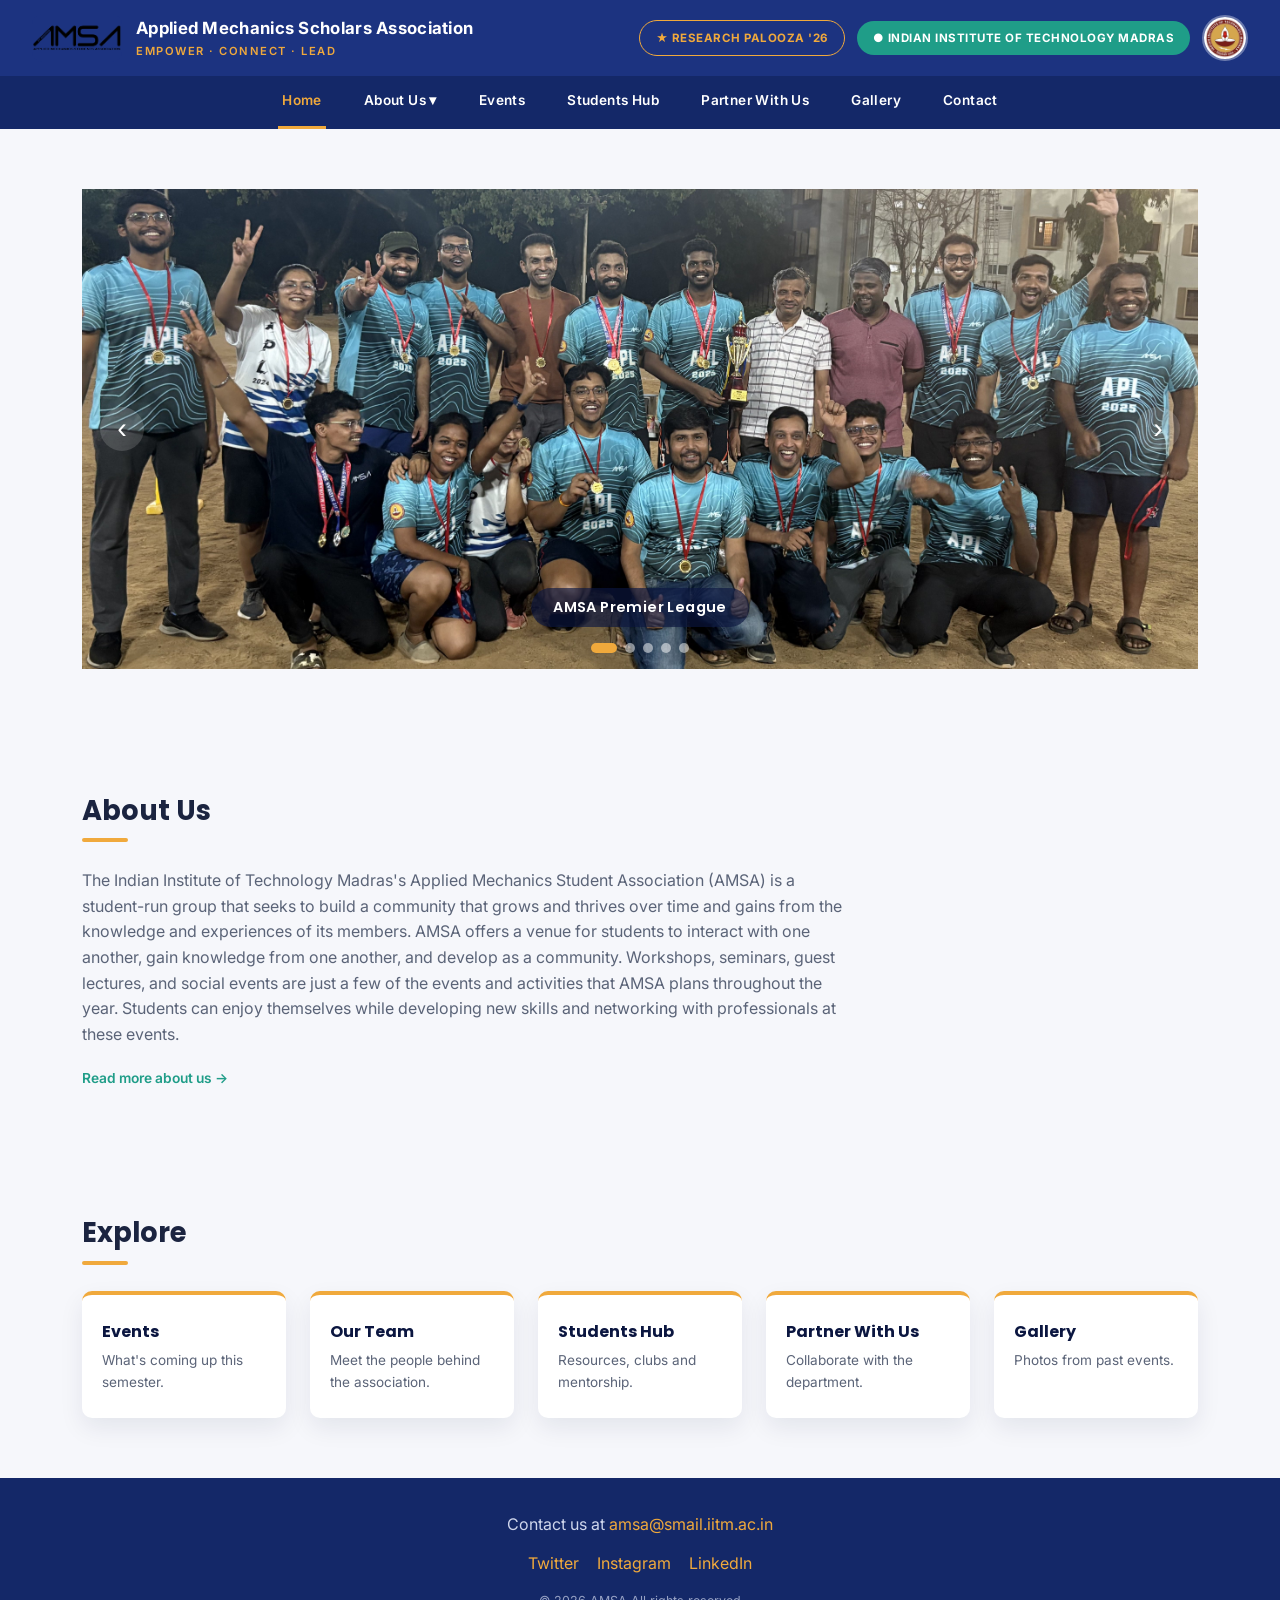
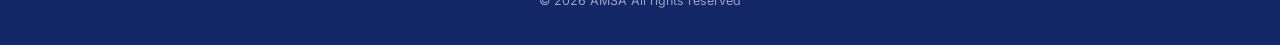
<file: index.html>
<!DOCTYPE html>
<html lang="en">
<head>
<meta charset="UTF-8">
<meta name="viewport" content="width=device-width, initial-scale=1.0">
<title>Home | AMSA</title>
<link rel="preconnect" href="https://fonts.googleapis.com">
<link href="https://fonts.googleapis.com/css2?family=Poppins:wght@500;600;700;800&family=Inter:wght@400;500;600&display=swap" rel="stylesheet">
<link rel="stylesheet" href="style.css">
</head>
<body>

<!-- ============ HEADER : utility bar + nav ============ -->
<header class="site-header">
  <div class="topbar">
    <a href="index.html" class="brand">
      <span class="brand-logo"><img src="images/amsa.jpeg" alt="Department logo"></span>
      <span class="brand-text">
        <strong>Applied Mechanics Scholars Association</strong>
        <small>EMPOWER &middot; CONNECT &middot; LEAD</small>
      </span>
    </a>
    <div class="topbar-right">
      <a href="#" class="pill pill-outline">&#9733; RESEARCH PALOOZA '26</a>
      <a href="https://www.iitm.ac.in/" class="pill pill-solid">&#9679; INDIAN INSTITUTE OF TECHNOLOGY MADRAS</a>
      <a href="https://www.iitm.ac.in"><span class="univ-logo"><img src="images/iitmlogo.jpeg" alt="University logo"></span></a>
    </div>
    <button class="nav-toggle" id="navToggle" aria-label="Toggle menu">&#9776;</button>
  </div>

  <nav class="navbar" id="navbar">
    <ul>
      <li><a href="index.html" class="active">Home</a></li>
      <li class="has-dropdown">
        <a href="about.html" >About Us <span class="caret">&#9662;</span></a>
        <ul class="dropdown">
          <li><a href="about.html#vision">Our Vision</a></li>
          <li><a href="team.html">Our Team</a></li>
          <!-- <li><a href="about.html#history">History</a></li> -->
        </ul>
      </li>
      <li><a href="events.html">Events</a></li>
      <li><a href="students-hub.html">Students Hub</a></li>
      <li><a href="partner.html">Partner With Us</a></li>
      <li><a href="gallery.html">Gallery</a></li>
      <li><a href="contact.html">Contact</a></li>
    </ul>
  </nav>
</header>

<!-- ============ HERO SLIDESHOW ============ -->
<section class="hero">
  <div class="slideshow" id="slideshow">
    <div class="slide active">
      <!-- TODO: replace with your image -->
      <img src="images/APL.jpg" alt="Slide 1">
      <p class="slide-caption">AMSA Premier League</p>
    </div>
    <div class="slide">
      <img src="images/palooza.jpg" alt="Slide 2">
      <p class="slide-caption">AMSA Research Palooza </p>
    </div>
    <div class="slide">
      <img src="images/isro.jpg" alt="Slide 3">
      <p class="slide-caption">ISRO Visit</p>
    </div>
    <div class="slide">
      <img src="images/ashok.jpg" alt="Slide 4">
      <p class="slide-caption">Ashok Leyland Visit</p>
    </div>
    <div class="slide">
      <img src="images/guidance.jpg" alt="Slide 5">
      <p class="slide-caption">Guidance Talk</p>
    </div>

    <button class="slide-arrow prev" id="prevSlide" aria-label="Previous slide">&#8249;</button>
    <button class="slide-arrow next" id="nextSlide" aria-label="Next slide">&#8250;</button>
    <div class="slide-dots" id="slideDots"></div>
  </div>
</section>

<!-- ============ ABOUT TEASER ============ -->
<section class="about">
  <h2>About Us</h2>
  <p>The Indian Institute of Technology Madras's Applied Mechanics Student Association (AMSA) is a student-run group that seeks to build a community that grows and thrives over time and gains from the knowledge and experiences of its members. AMSA offers a venue for students to interact with one another, gain knowledge from one another, and develop as a community.

Workshops, seminars, guest lectures, and social events are just a few of the events and activities that AMSA plans throughout the year. Students can enjoy themselves while developing new skills and networking with professionals at these events.</p>
  <a href="about.html" class="card-link">Read more about us &rarr;</a>
</section>

<!-- ============ QUICK LINKS TO OTHER PAGES ============ -->
<section class="quick-links">
  <h2>Explore</h2>
  <div class="card-grid quicklink-grid">
    <a href="events.html" class="quicklink-card">
      <h3>Events</h3>
      <p>What's coming up this semester.</p>
    </a>
    <a href="team.html" class="quicklink-card">
      <h3>Our Team</h3>
      <p>Meet the people behind the association.</p>
    </a>
    <a href="students-hub.html" class="quicklink-card">
      <h3>Students Hub</h3>
      <p>Resources, clubs and mentorship.</p>
    </a>
    <a href="partner.html" class="quicklink-card">
      <h3>Partner With Us</h3>
      <p>Collaborate with the department.</p>
    </a>
    <a href="gallery.html" class="quicklink-card">
      <h3>Gallery</h3>
      <p>Photos from past events.</p>
    </a>
  </div>
</section>

<!-- ============ FOOTER ============ -->
<footer>
  <p>Contact us at <a href="mailto:amsa@smail.iitm.ac.in">amsa@smail.iitm.ac.in</a></p>
  <div class="socials">
    <a href="#" target="_blank" rel="noopener">Twitter</a>
    <a href="#" target="_blank" rel="noopener">Instagram</a>
    <a href="#" target="_blank" rel="noopener">LinkedIn</a>
  </div>
  <p class="copyright">&copy; 2026 AMSA All rights reserved</p>
</footer>


<script src="script.js"></script>
</body>
</html>
</file>
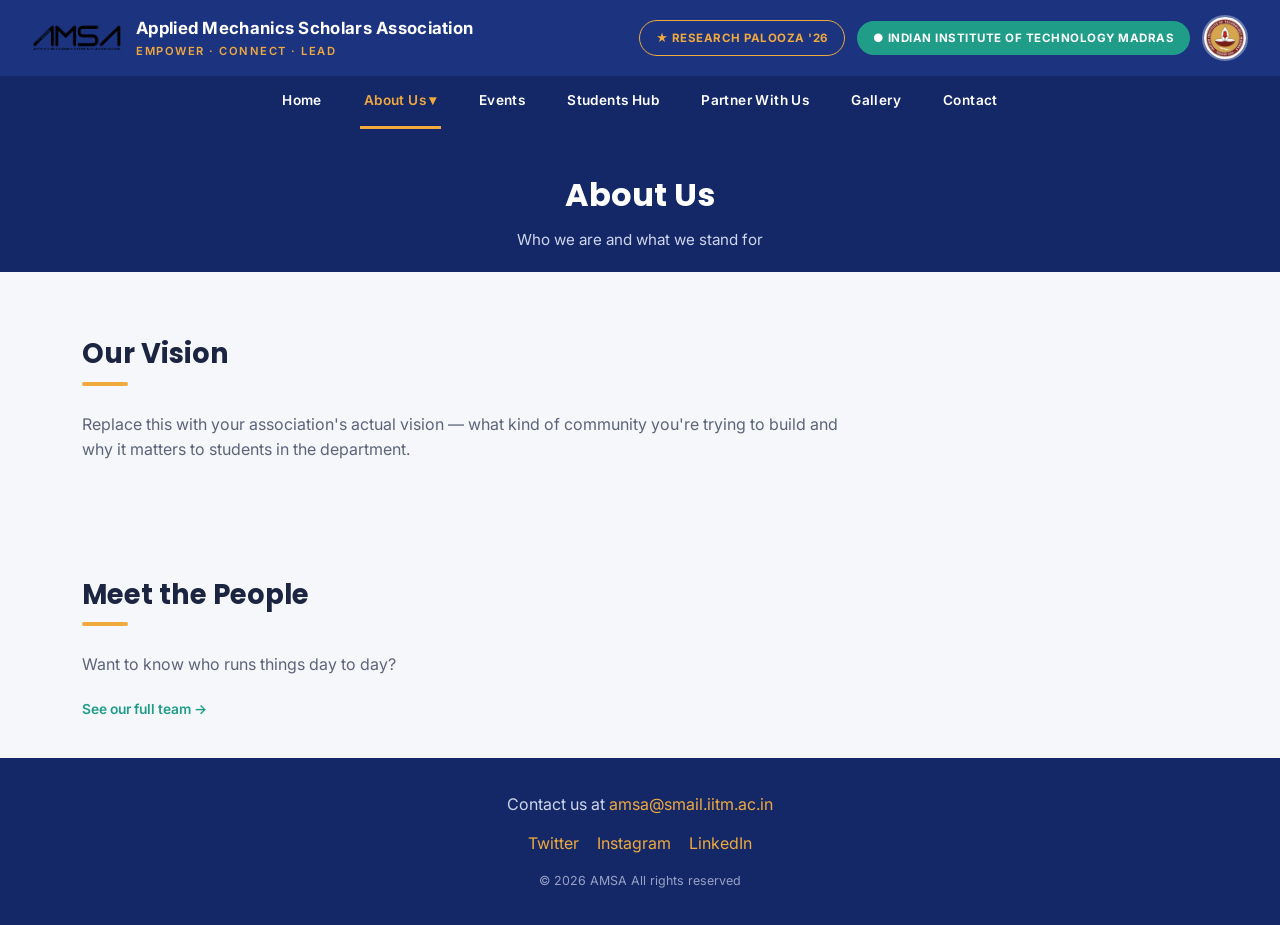
<file: about.html>
<!DOCTYPE html>
<html lang="en">
<head>
<meta charset="UTF-8">
<meta name="viewport" content="width=device-width, initial-scale=1.0">
<title>About Us | AMSA</title>
<link rel="preconnect" href="https://fonts.googleapis.com">
<link href="https://fonts.googleapis.com/css2?family=Poppins:wght@500;600;700;800&family=Inter:wght@400;500;600&display=swap" rel="stylesheet">
<link rel="stylesheet" href="style.css">
</head>
<body>

<header class="site-header">
  <div class="topbar">
    <a href="index.html" class="brand">
      <span class="brand-logo"><img src="images/amsa.jpeg" alt="Department logo"></span>
      <span class="brand-text">
        <strong>Applied Mechanics Scholars Association</strong>
        <small>EMPOWER &middot; CONNECT &middot; LEAD</small>
      </span>
    </a>
    <div class="topbar-right">
      <a href="#" class="pill pill-outline">&#9733; RESEARCH PALOOZA '26</a>
      <a href="https://www.iitm.ac.in/" class="pill pill-solid">&#9679; INDIAN INSTITUTE OF TECHNOLOGY MADRAS</a>
      <a href="https://www.iitm.ac.in"><span class="univ-logo"><img src="images/iitmlogo.jpeg" alt="University logo"></span></a>
    </div>
    <button class="nav-toggle" id="navToggle" aria-label="Toggle menu">&#9776;</button>
  </div>

  <nav class="navbar" id="navbar">
    <ul>
      <li><a href="index.html">Home</a></li>
      <li class="has-dropdown">
        <a href="about.html" class="active">About Us <span class="caret">&#9662;</span></a>
        <ul class="dropdown">
          <li><a href="about.html#vision">Our Vision</a></li>
          <li><a href="team.html">Our Team</a></li>
          <!-- <li><a href="about.html#history">History</a></li> -->
        </ul>
      </li>
      <li><a href="events.html">Events</a></li>
      <li><a href="students-hub.html">Students Hub</a></li>
      <li><a href="partner.html">Partner With Us</a></li>
      <li><a href="gallery.html">Gallery</a></li>
      <li><a href="contact.html">Contact</a></li>
    </ul>
  </nav>
</header>

<div class="page-banner">
  <h1>About Us</h1>
  <p>Who we are and what we stand for</p>
</div>

<section class="about-page" id="vision">
  <h2>Our Vision</h2>
  <p>Replace this with your association's actual vision — what kind of community you're trying to build and why it matters to students in the department.</p>
</section>

<!-- <section class="about-page" id="history">
  <h2>History</h2>
  <p>Replace this with a short history of the association — when it started and how it has grown. Keep it to a couple of lines.</p>
</section> -->

<section class="about-page">
  <h2>Meet the People</h2>
  <p>Want to know who runs things day to day?</p>
  <a href="team.html" class="card-link">See our full team &rarr;</a>
</section>

<footer>
  <p>Contact us at <a href="mailto:amsa@smail.iitm.ac.in">amsa@smail.iitm.ac.in</a></p>
  <div class="socials">
    <a href="#" target="_blank" rel="noopener">Twitter</a>
    <a href="#" target="_blank" rel="noopener">Instagram</a>
    <a href="#" target="_blank" rel="noopener">LinkedIn</a>
  </div>
  <p class="copyright">&copy; 2026 AMSA All rights reserved</p>
</footer>

<script src="script.js"></script>
</body>
</html>
</file>
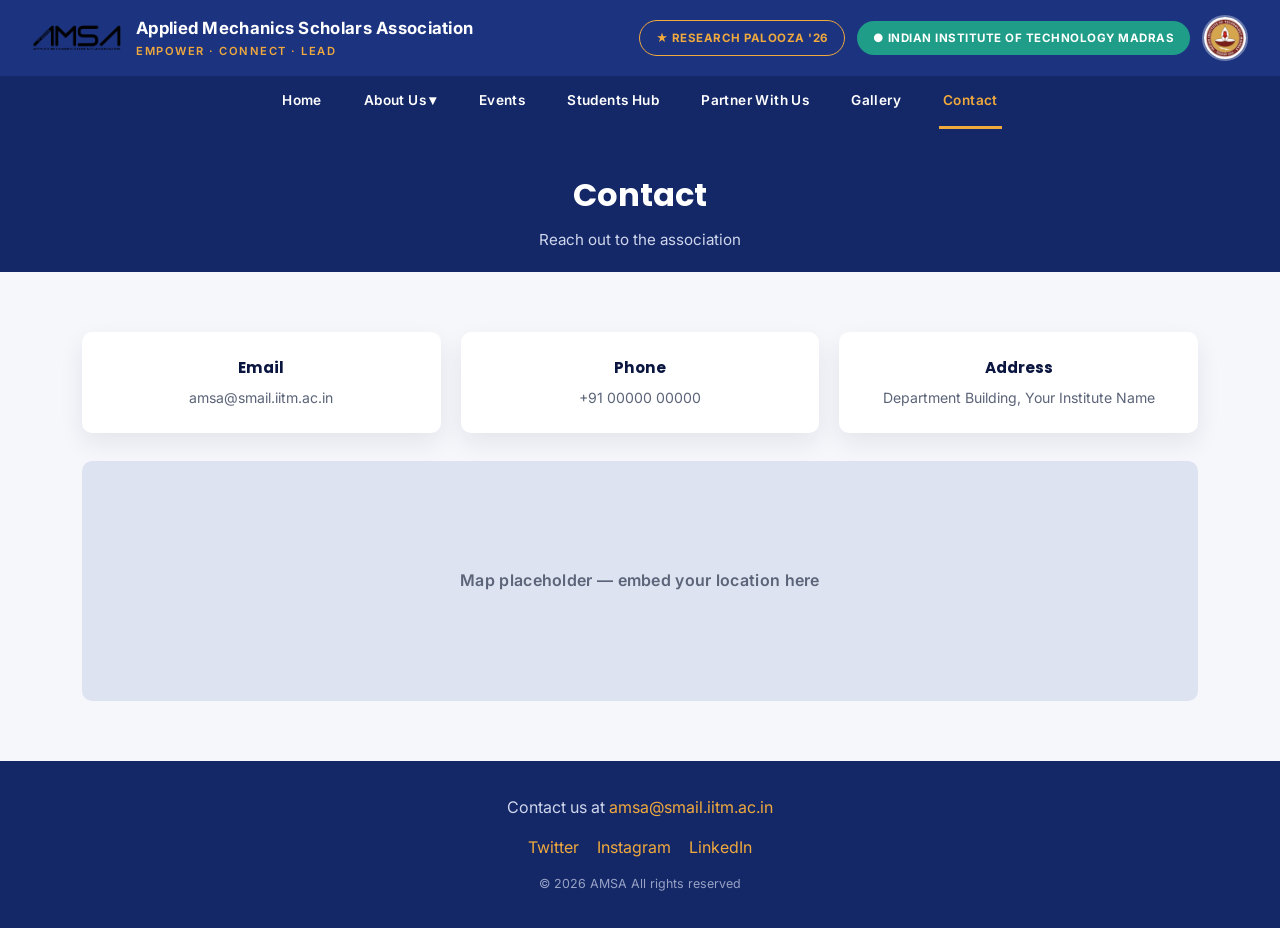
<file: contact.html>
<!DOCTYPE html>
<html lang="en">
<head>
<meta charset="UTF-8">
<meta name="viewport" content="width=device-width, initial-scale=1.0">
<title>Contact | AMSA</title>
<link rel="preconnect" href="https://fonts.googleapis.com">
<link href="https://fonts.googleapis.com/css2?family=Poppins:wght@500;600;700;800&family=Inter:wght@400;500;600&display=swap" rel="stylesheet">
<link rel="stylesheet" href="style.css">
</head>
<body>

<header class="site-header">
    <div class="topbar">
    <a href="index.html" class="brand">
      <span class="brand-logo"><img src="images/amsa.jpeg" alt="Department logo"></span>
      <span class="brand-text">
        <strong>Applied Mechanics Scholars Association</strong>
        <small>EMPOWER &middot; CONNECT &middot; LEAD</small>
      </span>
    </a>
    <div class="topbar-right">
      <a href="#" class="pill pill-outline">&#9733; RESEARCH PALOOZA '26</a>
      <a href="https://www.iitm.ac.in/" class="pill pill-solid">&#9679; INDIAN INSTITUTE OF TECHNOLOGY MADRAS</a>
      <a href="https://www.iitm.ac.in"><span class="univ-logo"><img src="images/iitmlogo.jpeg" alt="University logo"></span></a>
    </div>
    <button class="nav-toggle" id="navToggle" aria-label="Toggle menu">&#9776;</button>
  </div>

  <nav class="navbar" id="navbar">
    <ul>
      <li><a href="index.html">Home</a></li>
      <li class="has-dropdown">
        <a href="about.html">About Us <span class="caret">&#9662;</span></a>
        <ul class="dropdown">
          <li><a href="about.html#vision">Our Vision</a></li>
          <li><a href="team.html">Our Team</a></li>
          <!-- <li><a href="about.html#history">History</a></li> -->
        </ul>
      </li>
      <li><a href="events.html">Events</a></li>
      <li><a href="students-hub.html">Students Hub</a></li>
      <li><a href="partner.html">Partner With Us</a></li>
      <li><a href="gallery.html">Gallery</a></li>
      <li><a href="contact.html" class="active">Contact</a></li>
    </ul>
  </nav>
</header>

<div class="page-banner">
  <h1>Contact</h1>
  <p>Reach out to the association</p>
</div>

<section class="contact-page">
  <div class="contact-grid">
    <div class="contact-card">
      <h3>Email</h3>
      <p><a href="mailto:amsa@smail.iitm.ac.in">amsa@smail.iitm.ac.in</a></p>
    </div>
    <div class="contact-card">
      <h3>Phone</h3>
      <p>+91 00000 00000</p>
    </div>
    <div class="contact-card">
      <h3>Address</h3>
      <p>Department Building, Your Institute Name</p>
    </div>
  </div>
  <div class="map-placeholder">Map placeholder — embed your location here</div>
</section>

<footer>
  <p>Contact us at <a href="mailto:amsa@smail.iitm.ac.in">amsa@smail.iitm.ac.in</a></p>
  <div class="socials">
    <a href="#" target="_blank" rel="noopener">Twitter</a>
    <a href="#" target="_blank" rel="noopener">Instagram</a>
    <a href="#" target="_blank" rel="noopener">LinkedIn</a>
  </div>
  <p class="copyright">&copy; 2026 AMSA All rights reserved</p>
</footer>

<script src="script.js"></script>
</body>
</html>
</file>
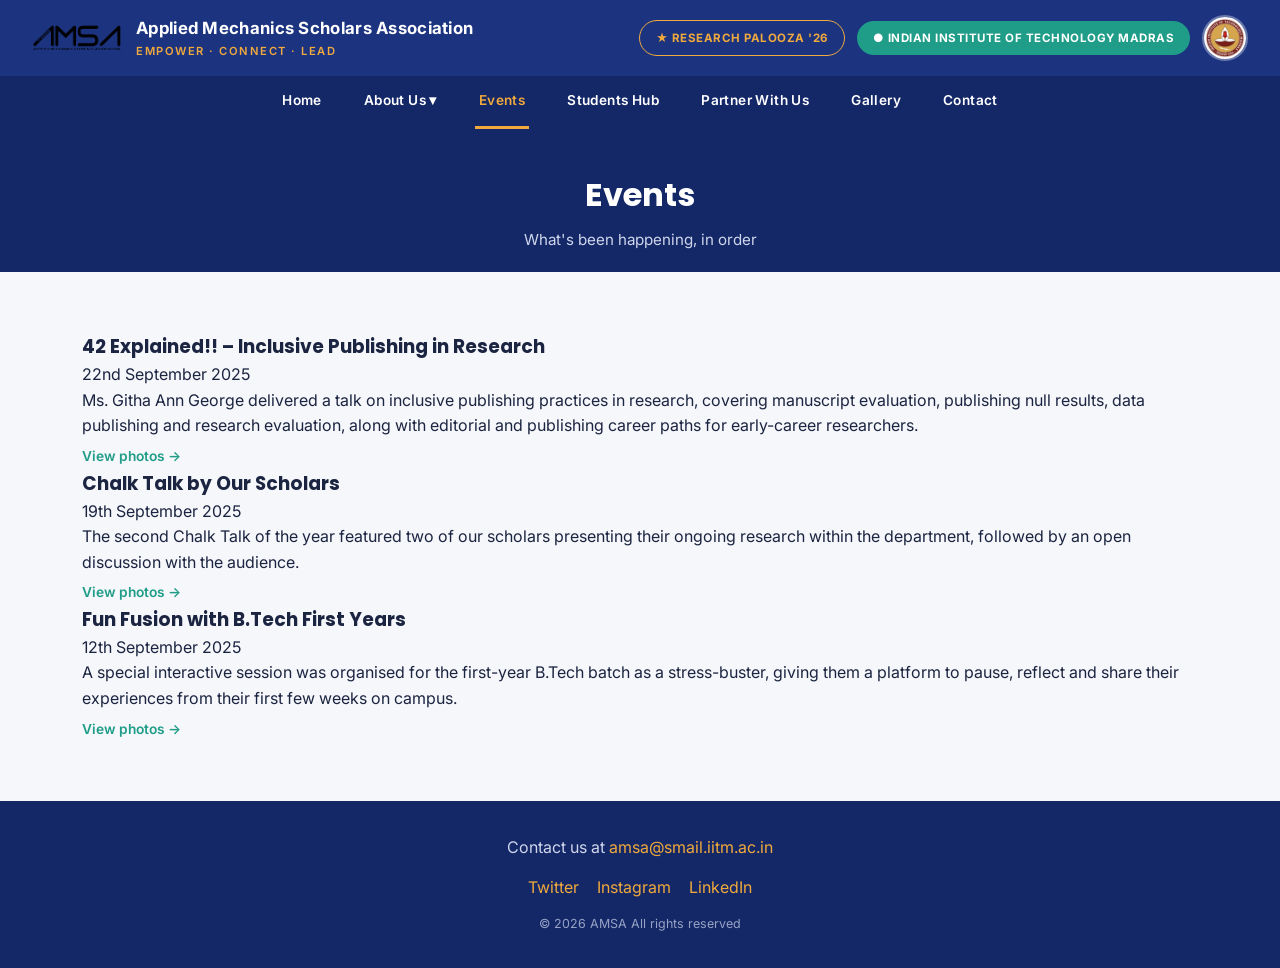
<file: events.html>
<!DOCTYPE html>
<html lang="en">
<head>
<meta charset="UTF-8">
<meta name="viewport" content="width=device-width, initial-scale=1.0">
<title>Events | AMSA</title>
<link rel="preconnect" href="https://fonts.googleapis.com">
<link href="https://fonts.googleapis.com/css2?family=Poppins:wght@500;600;700;800&family=Inter:wght@400;500;600&display=swap" rel="stylesheet">
<link rel="stylesheet" href="style.css">
</head>
<body>

<header class="site-header">
  <div class="topbar">
    <a href="index.html" class="brand">
      <span class="brand-logo"><img src="images/amsa.jpeg" alt="Department logo"></span>
      <span class="brand-text">
        <strong>Applied Mechanics Scholars Association</strong>
        <small>EMPOWER &middot; CONNECT &middot; LEAD</small>
      </span>
    </a>
    <div class="topbar-right">
      <a href="#" class="pill pill-outline">&#9733; RESEARCH PALOOZA '26</a>
      <a href="https://www.iitm.ac.in/" class="pill pill-solid">&#9679; INDIAN INSTITUTE OF TECHNOLOGY MADRAS</a>
      <a href="https://www.iitm.ac.in"><span class="univ-logo"><img src="images/iitmlogo.jpeg" alt="University logo"></span></a>
    </div>
    <button class="nav-toggle" id="navToggle" aria-label="Toggle menu">&#9776;</button>
  </div>

  <nav class="navbar" id="navbar">
    <ul>
      <li><a href="index.html" >Home</a></li>
      <li class="has-dropdown">
        <a href="about.html" >About Us <span class="caret">&#9662;</span></a>
        <ul class="dropdown">
          <li><a href="about.html#vision">Our Vision</a></li>
          <li><a href="team.html">Our Team</a></li>
          <!-- <li><a href="about.html#history">History</a></li> -->
        </ul>
      </li>
      <li><a href="events.html" class="active">Events</a></li>
      <li><a href="students-hub.html">Students Hub</a></li>
      <li><a href="partner.html">Partner With Us</a></li>
      <li><a href="gallery.html">Gallery</a></li>
      <li><a href="contact.html">Contact</a></li>
    </ul>
  </nav>
</header>

<div class="page-banner">
  <h1>Events</h1>
  <p>What's been happening, in order</p>
</div>

<!--
  To add a new event: copy one ".timeline-item" block (from the opening
  <div class="timeline-item"> to its closing </div>), paste it either at
  the top (most recent) or bottom (oldest) of the list, and edit the
  title, date and description. The line and dot draw themselves
  automatically — no CSS changes needed.

  The "View photos" link points to an id on gallery.html — give the
  matching photo group on that page the same id so the link jumps
  straight to it.
-->
<section class="events">
  <div class="timeline">

    <div class="timeline-item">
      <span class="timeline-dot"></span>
      <div class="timeline-content">
        <h3>42 Explained!! &ndash; Inclusive Publishing in Research</h3>
        <span class="timeline-date">22nd September 2025</span>
        <p>Ms. Githa Ann George delivered a talk on inclusive publishing practices in research, covering manuscript evaluation, publishing null results, data publishing and research evaluation, along with editorial and publishing career paths for early-career researchers.</p>
        <a href="gallery.html#event-42-explained" class="card-link">View photos &rarr;</a>
      </div>
    </div>

    <div class="timeline-item">
      <span class="timeline-dot"></span>
      <div class="timeline-content">
        <h3>Chalk Talk by Our Scholars</h3>
        <span class="timeline-date">19th September 2025</span>
        <p>The second Chalk Talk of the year featured two of our scholars presenting their ongoing research within the department, followed by an open discussion with the audience.</p>
        <a href="gallery.html#event-chalk-talk" class="card-link">View photos &rarr;</a>
      </div>
    </div>

    <div class="timeline-item">
      <span class="timeline-dot"></span>
      <div class="timeline-content">
        <h3>Fun Fusion with B.Tech First Years</h3>
        <span class="timeline-date">12th September 2025</span>
        <p>A special interactive session was organised for the first-year B.Tech batch as a stress-buster, giving them a platform to pause, reflect and share their experiences from their first few weeks on campus.</p>
        <a href="gallery.html#event-fun-fusion" class="card-link">View photos &rarr;</a>
      </div>
    </div>

  </div>
</section>

<footer>
  <p>Contact us at <a href="mailto:amsa@smail.iitm.ac.in">amsa@smail.iitm.ac.in</a></p>
  <div class="socials">
    <a href="#" target="_blank" rel="noopener">Twitter</a>
    <a href="#" target="_blank" rel="noopener">Instagram</a>
    <a href="#" target="_blank" rel="noopener">LinkedIn</a>
  </div>
  <p class="copyright">&copy; 2026 AMSA All rights reserved</p>
</footer>
<script src="script.js"></script>
</body>
</html>
</file>
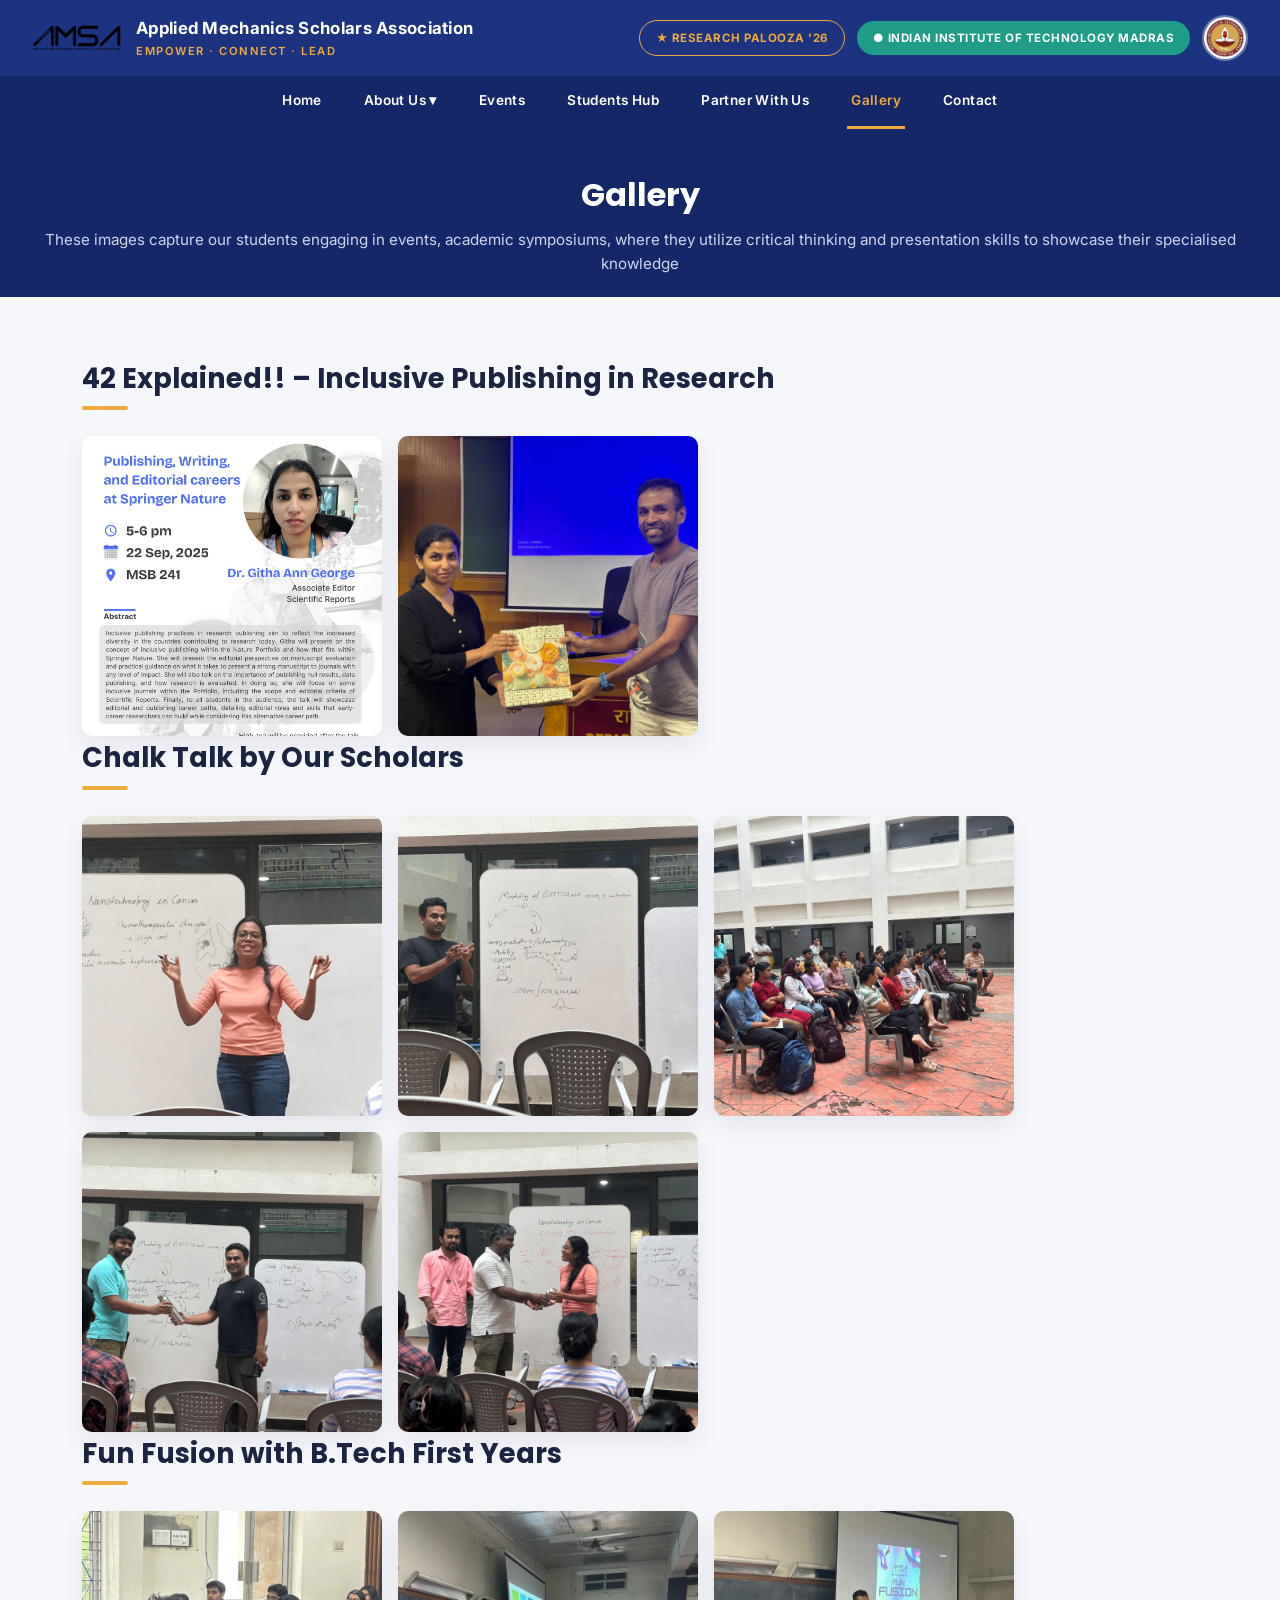
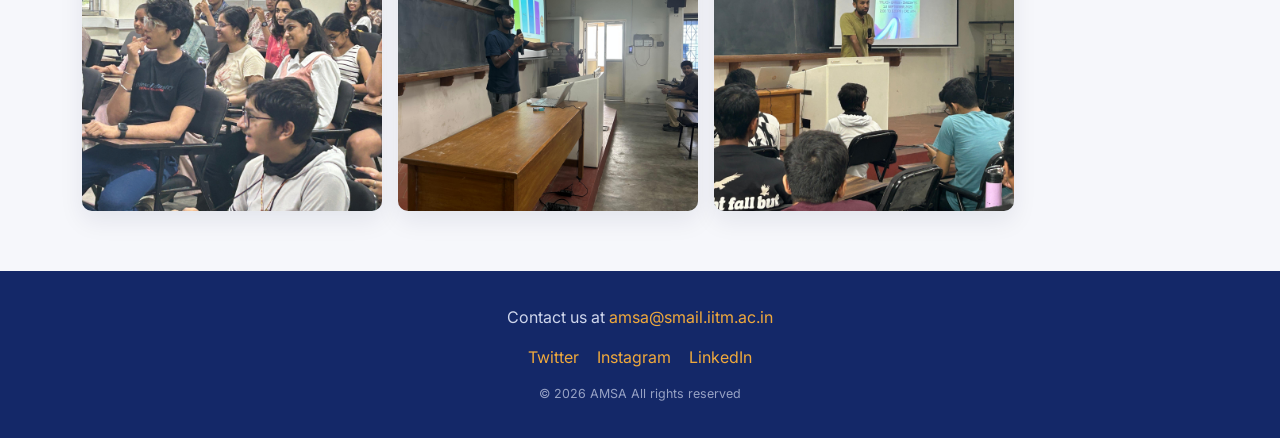
<file: gallery.html>
<!DOCTYPE html>
<html lang="en">
<head>
<meta charset="UTF-8">
<meta name="viewport" content="width=device-width, initial-scale=1.0">
<title>Gallery | AMSA</title>
<link rel="preconnect" href="https://fonts.googleapis.com">
<link href="https://fonts.googleapis.com/css2?family=Poppins:wght@500;600;700;800&family=Inter:wght@400;500;600&display=swap" rel="stylesheet">
<link rel="stylesheet" href="style.css">
</head>
<body>

<header class="site-header">
  <div class="topbar">
    <a href="index.html" class="brand">
      <span class="brand-logo"><img src="images/amsa.jpeg" alt="Department logo"></span>
      <span class="brand-text">
        <strong>Applied Mechanics Scholars Association</strong>
        <small>EMPOWER &middot; CONNECT &middot; LEAD</small>
      </span>
    </a>
    <div class="topbar-right">
      <a href="#" class="pill pill-outline">&#9733; RESEARCH PALOOZA '26</a>
      <a href="https://www.iitm.ac.in/" class="pill pill-solid">&#9679; INDIAN INSTITUTE OF TECHNOLOGY MADRAS</a>
      <a href="https://www.iitm.ac.in"><span class="univ-logo"><img src="images/iitmlogo.jpeg" alt="University logo"></span></a>
    </div>
    <button class="nav-toggle" id="navToggle" aria-label="Toggle menu">&#9776;</button>
  </div>

  <nav class="navbar" id="navbar">
    <ul>
      <li><a href="index.html" >Home</a></li>
      <li class="has-dropdown">
        <a href="about.html" >About Us <span class="caret">&#9662;</span></a>
        <ul class="dropdown">
          <li><a href="about.html#vision">Our Vision</a></li>
          <li><a href="team.html">Our Team</a></li>
          <!-- <li><a href="about.html#history">History</a></li> -->
        </ul>
      </li>
      <li><a href="events.html">Events</a></li>
      <li><a href="students-hub.html">Students Hub</a></li>
      <li><a href="partner.html">Partner With Us</a></li>
      <li><a href="gallery.html" class="active">Gallery</a></li>
      <li><a href="contact.html">Contact</a></li>
    </ul>
  </nav>
</header>

<div class="page-banner">
  <h1>Gallery</h1>
  <p>These images capture our students engaging in events, academic symposiums, where they utilize critical thinking and presentation skills to showcase their specialised knowledge</p>
</div>

<!--
  To add a new event's photos: copy one whole ".gallery-group" block
  (from <div class="gallery-group" ...> to its closing </div>), paste it
  in, change the id/heading, and add/remove ".gallery-item" links inside
  — the grid reflows on its own.

  Each photo is wrapped in a link pointing at its own image, with
  target="_blank", so clicking it opens that photo by itself in a new
  tab at full size.
-->
<section class="gallery">

  <div class="gallery-group" id="event-42-explained">
    <h2>42 Explained!! &ndash; Inclusive Publishing in Research</h2>
    <div class="gallery-grid">
      <a class="gallery-item" href="images/42_explained_Githa_Ann/Inclusive Publishing in Research_01.jpg" target="_blank" rel="noopener">
        <img src="images/42_explained_Githa_Ann/Inclusive Publishing in Research_01.jpg" alt="42 Explained event poster" >
      </a>
      <a class="gallery-item" href="images/42_explained_Githa_Ann/Inclusive Publishing in Research_02.jpg" target="_blank" rel="noopener">
        <img src="images/42_explained_Githa_Ann/Inclusive Publishing in Research_02.jpg" alt="42 Explained event photo"  >
      </a>
    </div>
  </div>

  <div class="gallery-group" id="event-chalk-talk">
    <h2>Chalk Talk by Our Scholars</h2>
    <div class="gallery-grid">
      <a class="gallery-item" href="images/Chalk Talk by Our Scholars/IMG_01.jpg" target="_blank" rel="noopener">
        <img src="images/Chalk Talk by Our Scholars/IMG_01.jpg" alt="Chalk Talk photo 1">
      </a>
      <a class="gallery-item" href="images/Chalk Talk by Our Scholars/IMG_02.jpg" target="_blank" rel="noopener">
        <img src="images/Chalk Talk by Our Scholars/IMG_02.jpg" alt="Chalk Talk photo 2">
      </a>
      <a class="gallery-item" href="images/Chalk Talk by Our Scholars/IMG_03.jpg" target="_blank" rel="noopener">
        <img src="images/Chalk Talk by Our Scholars/IMG_03.jpg" alt="Chalk Talk photo 3">
      </a>
      <a class="gallery-item" href="images/Chalk Talk by Our Scholars/IMG_04.jpg" target="_blank" rel="noopener">
        <img src="images/Chalk Talk by Our Scholars/IMG_04.jpg" alt="Chalk Talk photo 4">
      </a>
      <a class="gallery-item" href="images/Chalk Talk by Our Scholars/IMG_05.jpg" target="_blank" rel="noopener">
        <img src="images/Chalk Talk by Our Scholars/IMG_05.jpg" alt="Chalk Talk photo 5">
      </a>
    </div>
  </div>

  <div class="gallery-group" id="event-fun-fusion">
    <h2>Fun Fusion with B.Tech First Years</h2>
    <div class="gallery-grid">
      <a class="gallery-item" href="images/Fun Fusion/IMG_(1).jpg" target="_blank" rel="noopener">
        <img src="images/Fun Fusion/IMG_(1).jpg" alt="Fun Fusion photo 1">
      </a>
      <a class="gallery-item" href="images/Fun Fusion/IMG_(2).jpg" target="_blank" rel="noopener">
        <img src="images/Fun Fusion/IMG_(2).jpg" alt="Fun Fusion photo 2">
      </a>
      <a class="gallery-item" href="images/Fun Fusion/IMG_(3).jpg" target="_blank" rel="noopener">
        <img src="images/Fun Fusion/IMG_(3).jpg" alt="Fun Fusion photo 3">
      </a>
    </div>
  </div>

</section>

<footer>
  <p>Contact us at <a href="mailto:amsa@smail.iitm.ac.in">amsa@smail.iitm.ac.in</a></p>
  <div class="socials">
    <a href="#" target="_blank" rel="noopener">Twitter</a>
    <a href="#" target="_blank" rel="noopener">Instagram</a>
    <a href="#" target="_blank" rel="noopener">LinkedIn</a>
  </div>
  <p class="copyright">&copy; 2026 AMSA All rights reserved</p>
</footer>

<script src="script.js"></script>
</body>
</html>
</file>
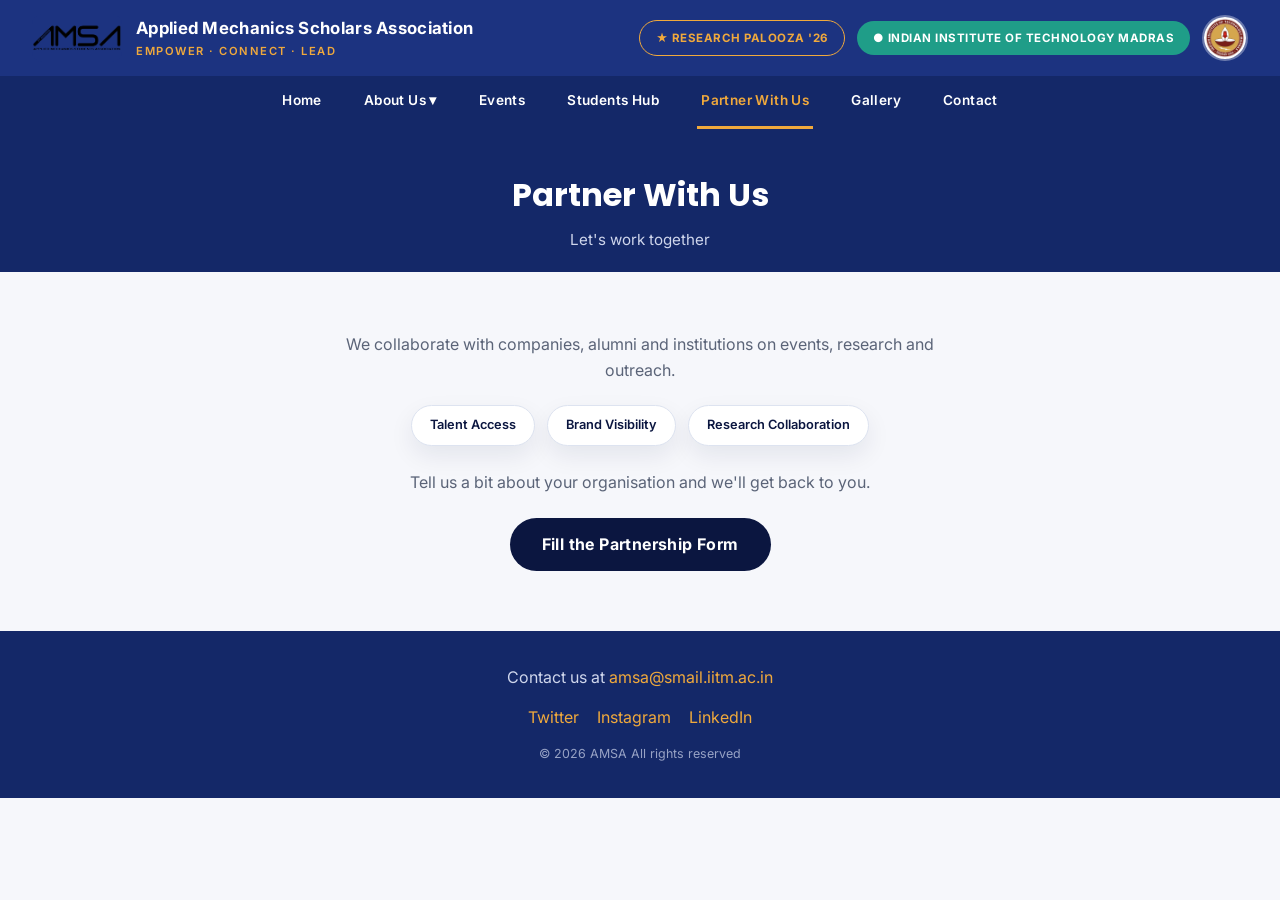
<file: partner.html>
<!DOCTYPE html>
<html lang="en">
<head>
<meta charset="UTF-8">
<meta name="viewport" content="width=device-width, initial-scale=1.0">
<title>Partner With Us | AMSA</title>
<link rel="preconnect" href="https://fonts.googleapis.com">
<link href="https://fonts.googleapis.com/css2?family=Poppins:wght@500;600;700;800&family=Inter:wght@400;500;600&display=swap" rel="stylesheet">
<link rel="stylesheet" href="style.css">
</head>
<body>

<header class="site-header">
 <div class="topbar">
    <a href="index.html" class="brand">
      <span class="brand-logo"><img src="images/amsa.jpeg" alt="Department logo"></span>
      <span class="brand-text">
        <strong>Applied Mechanics Scholars Association</strong>
        <small>EMPOWER &middot; CONNECT &middot; LEAD</small>
      </span>
    </a>
    <div class="topbar-right">
      <a href="#" class="pill pill-outline">&#9733; RESEARCH PALOOZA '26</a>
      <a href="https://www.iitm.ac.in/" class="pill pill-solid">&#9679; INDIAN INSTITUTE OF TECHNOLOGY MADRAS</a>
      <a href="https://www.iitm.ac.in"><span class="univ-logo"><img src="images/iitmlogo.jpeg" alt="University logo"></span></a>
    </div>
    <button class="nav-toggle" id="navToggle" aria-label="Toggle menu">&#9776;</button>
  </div>

  <nav class="navbar" id="navbar">
    <ul>
      <li><a href="index.html">Home</a></li>
      <li class="has-dropdown">
        <a href="about.html">About Us <span class="caret">&#9662;</span></a>
        <ul class="dropdown">
          <li><a href="about.html#vision">Our Vision</a></li>
          <li><a href="team.html">Our Team</a></li>
          <!-- <li><a href="about.html#history">History</a></li> -->
        </ul>
      </li>
      <li><a href="events.html">Events</a></li>
      <li><a href="students-hub.html">Students Hub</a></li>
      <li><a href="partner.html" class="active">Partner With Us</a></li>
      <li><a href="gallery.html">Gallery</a></li>
      <li><a href="contact.html">Contact</a></li>
    </ul>
  </nav>
</header>

<div class="page-banner">
  <h1>Partner With Us</h1>
  <p>Let's work together</p>
</div>

<section class="partner">
  <p>We collaborate with companies, alumni and institutions on events, research and outreach.</p>

  <div class="benefit-grid">
    <span class="benefit-chip">Talent Access</span>
    <span class="benefit-chip">Brand Visibility</span>
    <span class="benefit-chip">Research Collaboration</span>
  </div>

  <p>Tell us a bit about your organisation and we'll get back to you.</p>
  <!-- TODO: replace this href with your actual Google Form link -->
  <a href="https://forms.gle/REPLACE-WITH-YOUR-FORM-LINK" target="_blank" rel="noopener" class="form-btn">Fill the Partnership Form</a>
</section>

<footer>
  <p>Contact us at <a href="mailto:amsa@smail.iitm.ac.in">amsa@smail.iitm.ac.in</a></p>
  <div class="socials">
    <a href="#" target="_blank" rel="noopener">Twitter</a>
    <a href="#" target="_blank" rel="noopener">Instagram</a>
    <a href="#" target="_blank" rel="noopener">LinkedIn</a>
  </div>
  <p class="copyright">&copy; 2026 AMSA All rights reserved</p>
</footer>


<script src="script.js"></script>
</body>
</html>
</file>
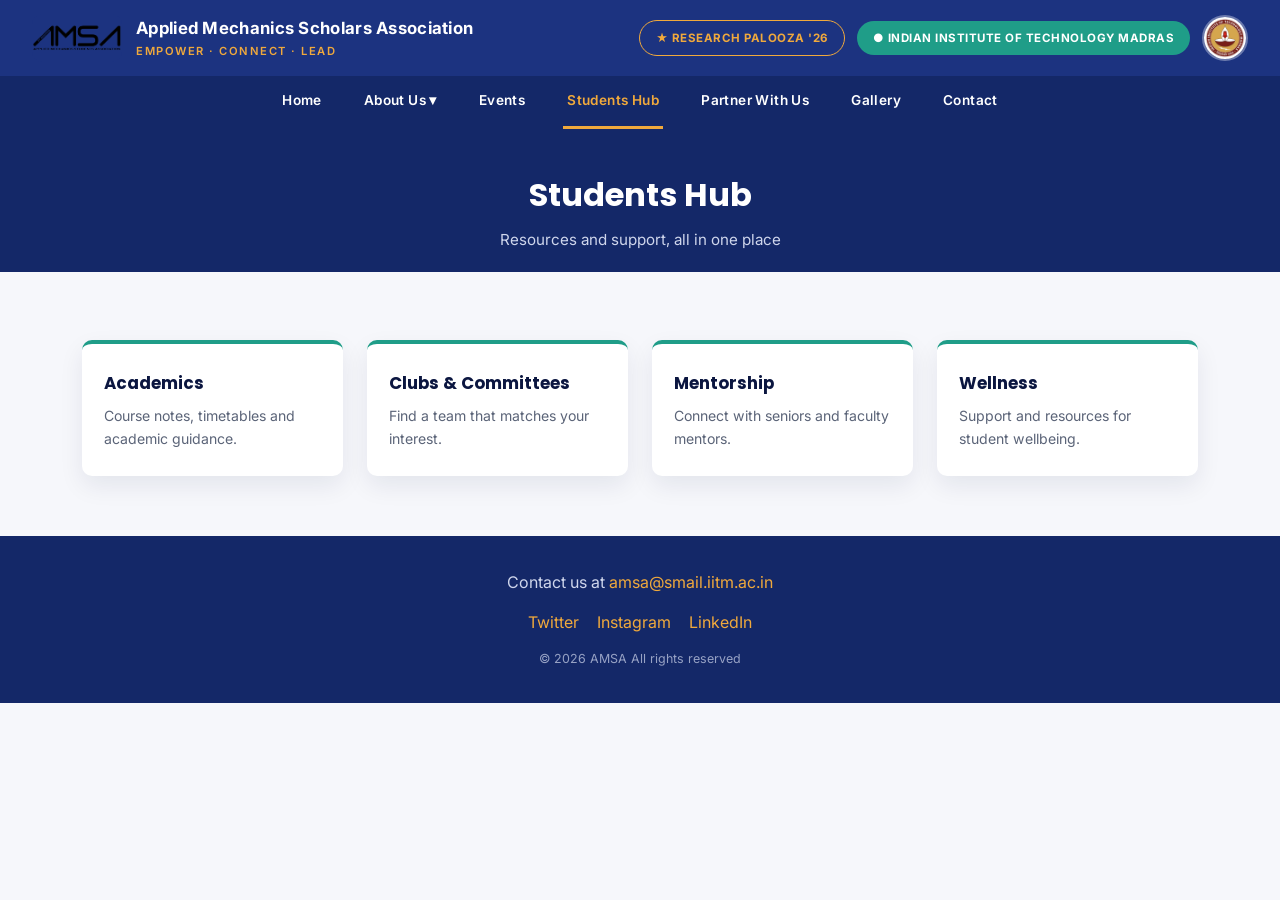
<file: students-hub.html>
<!DOCTYPE html>
<html lang="en">
<head>
<meta charset="UTF-8">
<meta name="viewport" content="width=device-width, initial-scale=1.0">
<title>Students Hub | AMSA</title>
<link rel="preconnect" href="https://fonts.googleapis.com">
<link href="https://fonts.googleapis.com/css2?family=Poppins:wght@500;600;700;800&family=Inter:wght@400;500;600&display=swap" rel="stylesheet">
<link rel="stylesheet" href="style.css">
</head>
<body>

<header class="site-header">
  <div class="topbar">
    <a href="index.html" class="brand">
      <span class="brand-logo"><img src="images/amsa.jpeg" alt="Department logo"></span>
      <span class="brand-text">
        <strong>Applied Mechanics Scholars Association</strong>
        <small>EMPOWER &middot; CONNECT &middot; LEAD</small>
      </span>
    </a>
    <div class="topbar-right">
      <a href="#" class="pill pill-outline">&#9733; RESEARCH PALOOZA '26</a>
      <a href="https://www.iitm.ac.in/" class="pill pill-solid">&#9679; INDIAN INSTITUTE OF TECHNOLOGY MADRAS</a>
      <span class="univ-logo"><img src="images/iitmlogo.jpeg" alt="University logo"></span>
    </div>
    <button class="nav-toggle" id="navToggle" aria-label="Toggle menu">&#9776;</button>
  </div>

  <nav class="navbar" id="navbar">
    <ul>
      <li><a href="index.html">Home</a></li>
      <li class="has-dropdown">
        <a href="about.html" >About Us <span class="caret">&#9662;</span></a>
        <ul class="dropdown">
          <li><a href="about.html#vision">Our Vision</a></li>
          <li><a href="team.html">Our Team</a></li>
          <!-- <li><a href="about.html#history">History</a></li> -->
        </ul>
      </li>
      <li><a href="events.html">Events</a></li>
      <li><a href="students-hub.html" class="active">Students Hub</a></li>
      <li><a href="partner.html">Partner With Us</a></li>
      <li><a href="gallery.html">Gallery</a></li>
      <li><a href="contact.html">Contact</a></li>
    </ul>
  </nav>
</header>

<div class="page-banner">
  <h1>Students Hub</h1>
  <p>Resources and support, all in one place</p>
</div>

<!-- Static for now, no files attached — point these href="#" links wherever needed later -->
<section class="students-hub">
  <div class="card-grid hub-grid">
    <a href="#" class="hub-card">
      <h3>Academics</h3>
      <p>Course notes, timetables and academic guidance.</p>
    </a>
    <a href="#" class="hub-card">
      <h3>Clubs &amp; Committees</h3>
      <p>Find a team that matches your interest.</p>
    </a>
    <a href="#" class="hub-card">
      <h3>Mentorship</h3>
      <p>Connect with seniors and faculty mentors.</p>
    </a>
    <a href="#" class="hub-card">
      <h3>Wellness</h3>
      <p>Support and resources for student wellbeing.</p>
    </a>
  </div>
</section>

<footer>
  <p>Contact us at <a href="mailto:amsa@smail.iitm.ac.in">amsa@smail.iitm.ac.in</a></p>
  <div class="socials">
    <a href="#" target="_blank" rel="noopener">Twitter</a>
    <a href="#" target="_blank" rel="noopener">Instagram</a>
    <a href="#" target="_blank" rel="noopener">LinkedIn</a>
  </div>
  <p class="copyright">&copy; 2026 AMSA All rights reserved</p>
</footer>


<script src="script.js"></script>
</body>
</html>
</file>
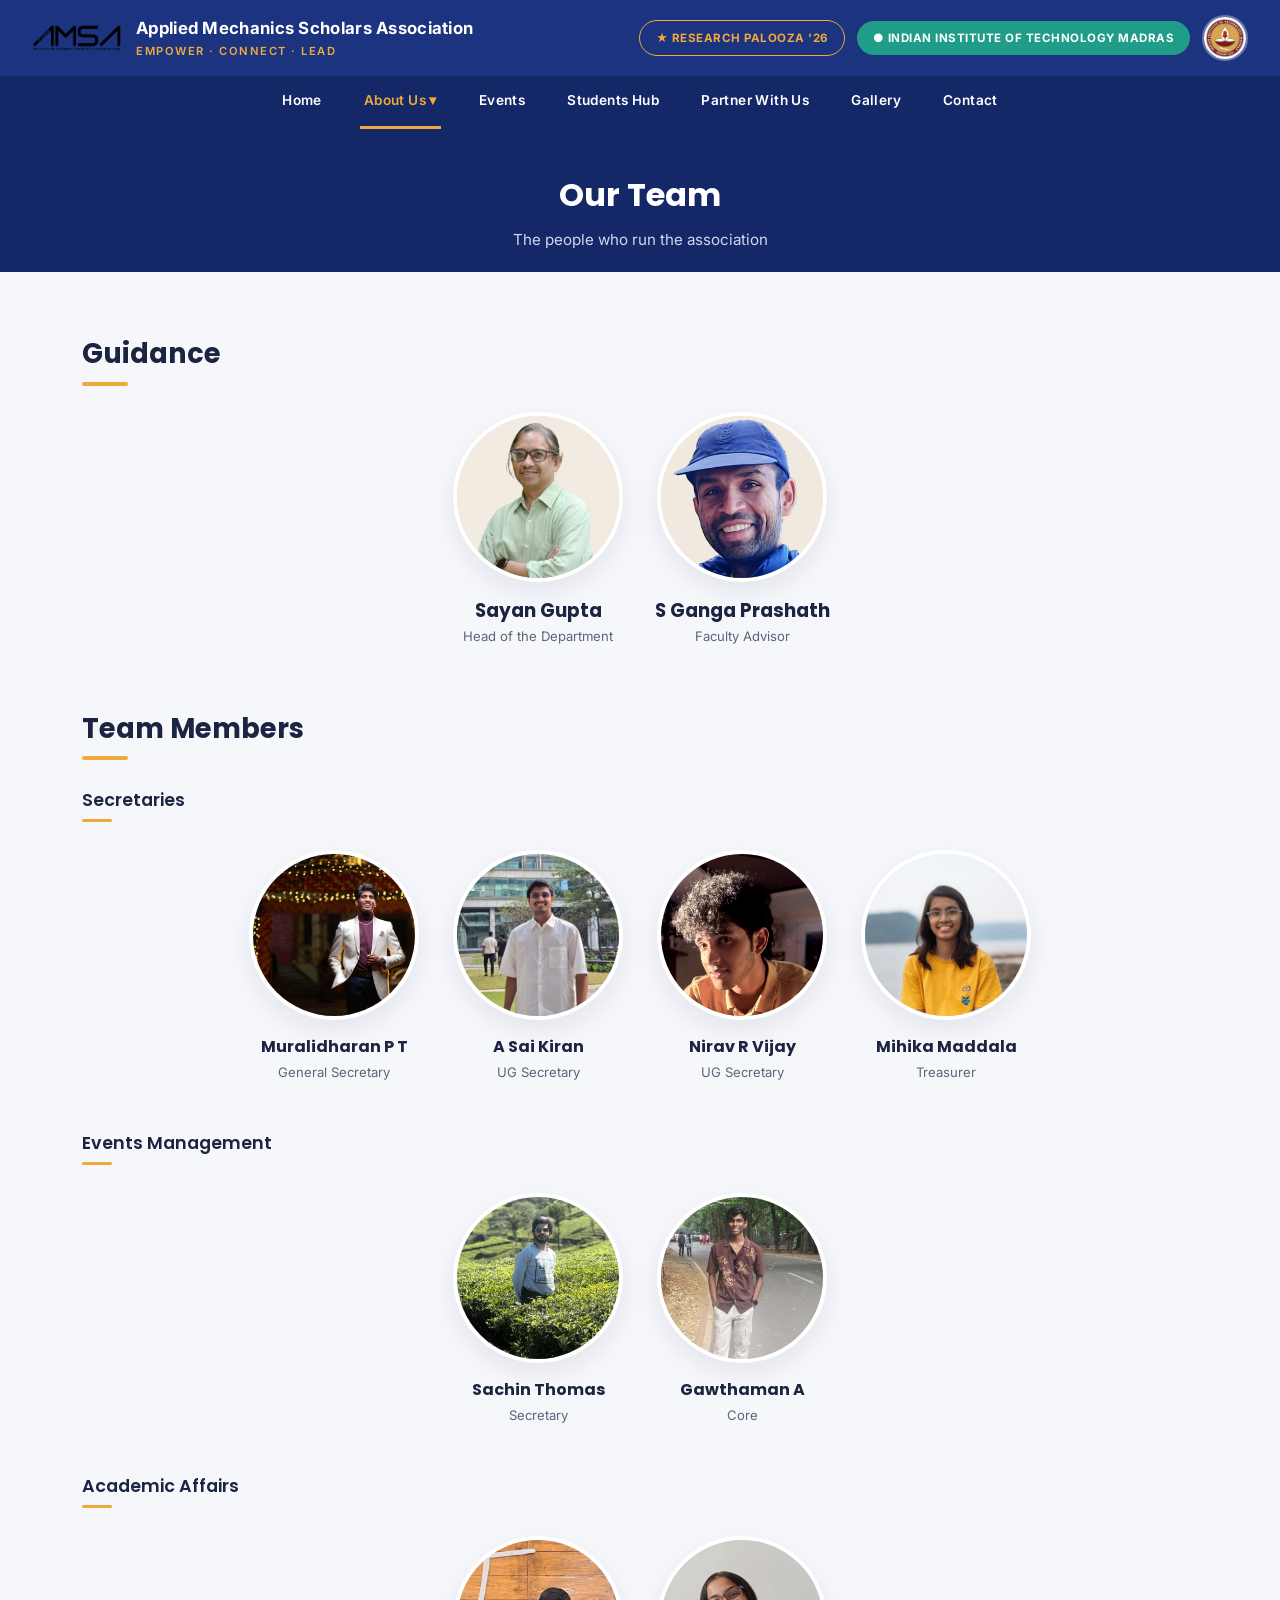
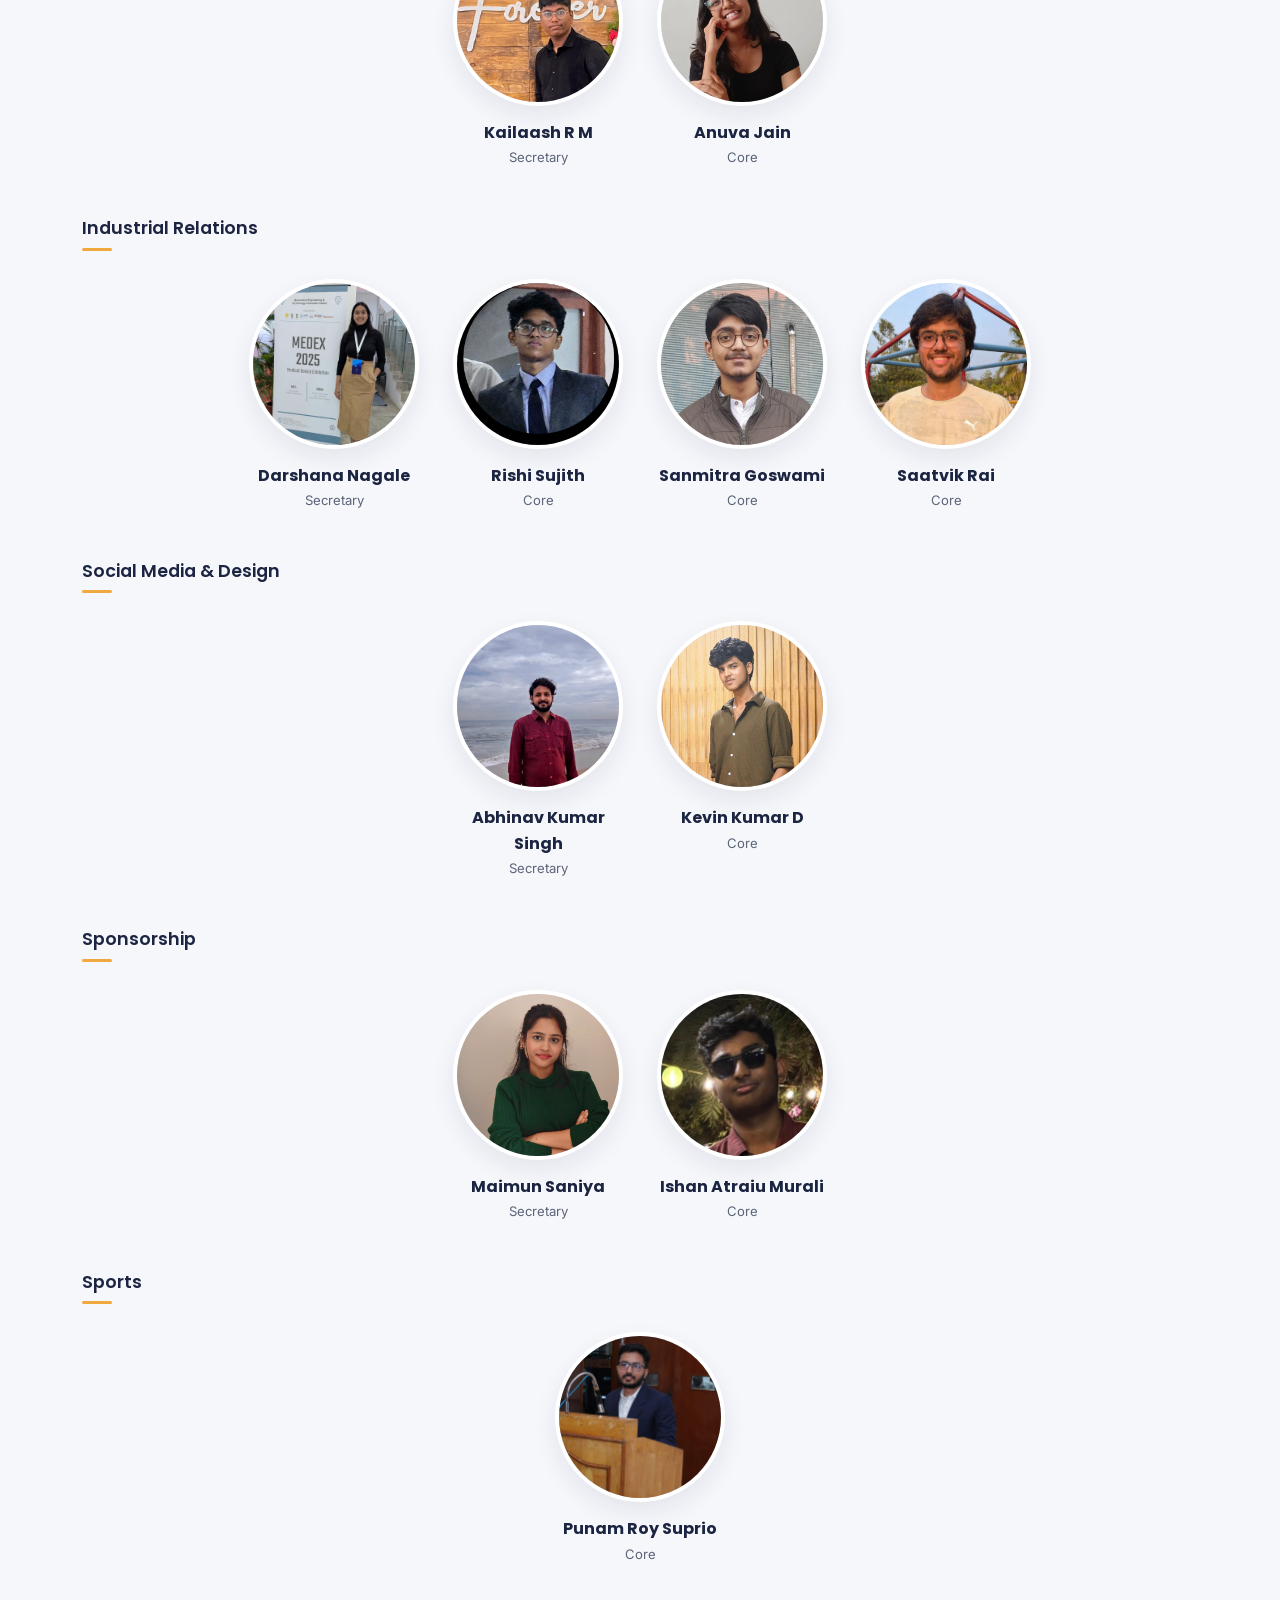
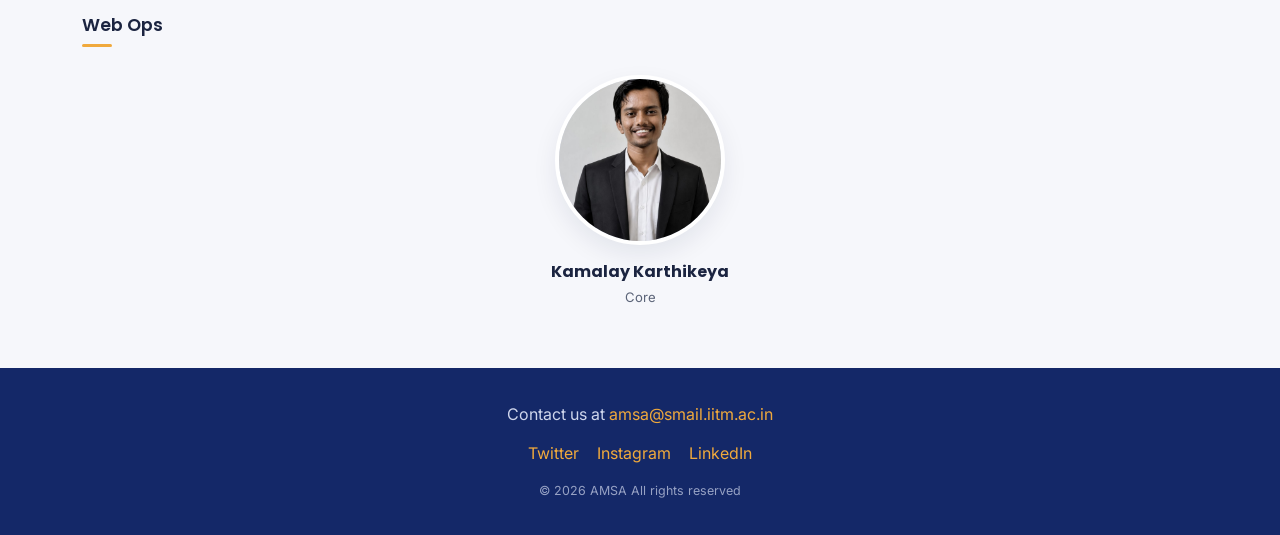
<file: team.html>
<!DOCTYPE html>
<html lang="en">
<head>
<meta charset="UTF-8">
<meta name="viewport" content="width=device-width, initial-scale=1.0">
<title>Our Team | AMSA</title>
<link rel="preconnect" href="https://fonts.googleapis.com">
<link href="https://fonts.googleapis.com/css2?family=Poppins:wght@500;600;700;800&family=Inter:wght@400;500;600&display=swap" rel="stylesheet">
<link rel="stylesheet" href="style.css">
</head>
<body>

<header class="site-header">
  <div class="topbar">
    <a href="index.html" class="brand">
      <span class="brand-logo"><img src="images/amsa.jpeg" alt="Department logo"></span>
      <span class="brand-text">
        <strong>Applied Mechanics Scholars Association</strong>
        <small>EMPOWER &middot; CONNECT &middot; LEAD</small>
      </span>
    </a>
    <div class="topbar-right">
      <a href="#" class="pill pill-outline">&#9733; RESEARCH PALOOZA '26</a>
      <a href="https://www.iitm.ac.in/" class="pill pill-solid">&#9679; INDIAN INSTITUTE OF TECHNOLOGY MADRAS</a>
      <a href="https://www.iitm.ac.in"><span class="univ-logo"><img src="images/iitmlogo.jpeg" alt="University logo"></span></a>
    </div>
    <button class="nav-toggle" id="navToggle" aria-label="Toggle menu">&#9776;</button>
  </div>

  <nav class="navbar" id="navbar">
    <ul>
      <li><a href="index.html">Home</a></li>
      <li class="has-dropdown">
        <a href="about.html">About Us <span class="caret">&#9662;</span></a>
        <ul class="dropdown">
          <li><a href="about.html#vision">Our Vision</a></li>
          <li><a href="team.html" class="active">Our Team</a></li>
          <!-- <li><a href="about.html#history">History</a></li> -->
        </ul>
      </li>
      <li><a href="events.html">Events</a></li>
      <li><a href="students-hub.html">Students Hub</a></li>
      <li><a href="partner.html">Partner With Us</a></li>
      <li><a href="gallery.html">Gallery</a></li>
      <li><a href="contact.html">Contact</a></li>
    </ul>
  </nav>
</header>

<div class="page-banner">
  <h1>Our Team</h1>
  <p>The people who run the association</p>
</div>

<!--
  Add as many team-card blocks as you need — the grid wraps automatically.
  Just copy a block, change the image filename, name and role.
-->
<section class="team" id="guidance">
  <h2>Guidance</h2>
  <div class="card-grid team-grid">
    <div class="team-card">
      <div class="team-photo team-photo--lg"><img src="images/Sayan.png" alt="Guidance 1"></div>
      <h3>Sayan Gupta</h3>
      <p>Head of the Department</p>
    </div>
    <div class="team-card">
      <div class="team-photo team-photo--lg"><img src="images/S ganga prasad.png" alt="Guidance 2"></div>
      <h3>S Ganga Prashath</h3>
      <p>Faculty Advisor</p>
    </div>
  </div>
</section>

<!-- ============ TEAM MEMBERS ============ -->
<section class="team" id="team-members">
  <h2>Team Members</h2>

  <!-- Secretaries -->
  <div class="team-group">
    <h3>Secretaries</h3>
    <div class="card-grid team-grid">
      <div class="team-card">
        <div class="team-photo"><img src="images/murali.jpeg" alt="Secretary 1"></div>
        <h4>Muralidharan P T</h4>
        <p>General Secretary</p>
      </div>
      <div class="team-card">
        <div class="team-photo"><img src="images/saikiran.jpeg" alt="Secretary 2"></div>
        <h4>A Sai Kiran</h4>
        <p>UG Secretary</p>
      </div>
      <div class="team-card">
        <div class="team-photo"><img src="images/nirav.jpeg" alt="Secretary 3"></div>
        <h4>Nirav R Vijay</h4>
        <p>UG Secretary</p>
      </div>
      <div class="team-card">
        <div class="team-photo"><img src="images/mihika.jpeg" alt="Secretary 4"></div>
        <h4>Mihika Maddala</h4>
        <p>Treasurer</p>
      </div>
      <!-- <div class="team-card">
        <div class="team-photo"><img src="images/secretary-5.jpg" alt="Secretary 5"></div>
        <h4>Name Surname</h4>
        <p>Secretary</p>
      </div>
      <div class="team-card">
        <div class="team-photo"><img src="images/secretary-6.jpg" alt="Secretary 6"></div>
        <h4>Name Surname</h4>
        <p>Secretary</p>
      </div> -->
    </div>
  </div>

  <!-- Events Management -->
  <div class="team-group">
    <h3>Events Management</h3>
    <div class="card-grid team-grid">
      <div class="team-card">
        <div class="team-photo"><img src="images/thomas.jpeg" alt="Events Management 1"></div>
        <h4>Sachin Thomas</h4>
        <p>Secretary</p>
      </div>
      <div class="team-card">
        <div class="team-photo"><img src="images/gawthaman.jpeg" alt="Events Management 2"></div>
        <h4>Gawthaman A</h4>
        <p>Core</p>
      </div>
    </div>
  </div>

  <!-- Academic Affairs -->
  <div class="team-group">
    <h3>Academic Affairs</h3>
    <div class="card-grid team-grid">
      <div class="team-card">
        <div class="team-photo"><img src="images/kailash.jpeg" alt="Academic Affairs 1"></div>
        <h4>Kailaash R M</h4>
        <p>Secretary</p>
      </div>
      <div class="team-card">
        <div class="team-photo"><img src="images/anuva.jpeg" alt="Academic Affairs 2"></div>
        <h4>Anuva Jain</h4>
        <p>Core</p>
      </div>
    </div>
  </div>

  <!-- Industrial Relations -->
  <div class="team-group">
    <h3>Industrial Relations</h3>
    <div class="card-grid team-grid">
      <div class="team-card">
        <div class="team-photo"><img src="images/darshana.jpeg" alt="Industrial Relations 1"></div>
        <h4>Darshana Nagale</h4>
        <p>Secretary</p>
      </div>
      <div class="team-card">
        <div class="team-photo"><img src="images/rishi.jpeg" alt="Industrial Relations 1"></div>
        <h4>Rishi Sujith</h4>
        <p>Core</p>
      </div>
      <div class="team-card">
        <div class="team-photo"><img src="images/shawn.jpeg" alt="Industrial Relations 2"></div>
        <h4>Sanmitra Goswami</h4>
        <p>Core</p>
      </div>
      <div class="team-card">
        <div class="team-photo"><img src="images/saatvik.jpeg" alt="Industrial Relations 3"></div>
        <h4>Saatvik Rai</h4>
        <p>Core</p>
      </div>
    </div>
  </div>

  <!-- Social Media & Design -->
  <div class="team-group">
    <h3>Social Media &amp; Design</h3>
    <div class="card-grid team-grid">
      <div class="team-card">
        <div class="team-photo"><img src="images/abhinav.jpeg" alt="Social Media and Design 1"></div>
        <h4>Abhinav Kumar Singh</h4>
        <p>Secretary</p>
      </div>
      <div class="team-card">
        <div class="team-photo"><img src="images/kevin.jpeg" alt="Social Media and Design 2"></div>
        <h4>Kevin Kumar D</h4>
        <p>Core</p>
      </div>
    </div>
  </div>

  <!-- Sponsorship -->
  <div class="team-group">
    <h3>Sponsorship</h3>
    <div class="card-grid team-grid">
      <div class="team-card">
        <div class="team-photo"><img src="images/saniya.jpeg" alt="Sponsorship 1"></div>
        <h4>Maimun Saniya</h4>
        <p>Secretary</p>
      </div>
      <div class="team-card">
        <div class="team-photo"><img src="images/ishan.jpeg" alt="Sponsorship 2"></div>
        <h4>Ishan Atraiu Murali</h4>
        <p>Core</p>
      </div>
    </div>
  </div>

  <!-- Sports (moved to the bottom, after Sponsorship) -->
  <div class="team-group">
    <h3>Sports</h3>
    <div class="card-grid team-grid">
      <div class="team-card">
        <div class="team-photo"><img src="images/roy.jpeg" alt="Sports 1"></div>
        <h4>Punam Roy Suprio</h4>
        <p>Core</p>
      </div>
    </div>
  </div>

  <!-- Web Ops (moved to the bottom, after Sponsorship) -->
  <div class="team-group">
    <h3>Web Ops</h3>
    <div class="card-grid team-grid">
      <div class="team-card">
        <div class="team-photo"><img src="images/karthik.jpeg" alt="Web Ops 1"></div>
        <h4>Kamalay Karthikeya</h4>
        <p>Core</p>
      </div>
    </div>
  </div>

</section>


<footer>
  <p>Contact us at <a href="mailto:amsa@smail.iitm.ac.in">amsa@smail.iitm.ac.in</a></p>
  <div class="socials">
    <a href="#" target="_blank" rel="noopener">Twitter</a>
    <a href="#" target="_blank" rel="noopener">Instagram</a>
    <a href="#" target="_blank" rel="noopener">LinkedIn</a>
  </div>
  <p class="copyright">&copy; 2026 AMSA All rights reserved</p>
</footer>

<script src="script.js"></script>
</body>
</html>
</file>
<file: style.css>
:root {
  --navy-900: #0b1640;
  --navy-800: #142868;
  --navy-700: #1c3380;
  --gold: #f0a93c;
  --teal: #1f9d88;
  --ink: #1b2440;
  --gray: #5b6478;
  --bg-light: #f6f7fb;
  --white: #ffffff;
  --radius: 10px;
  --shadow: 0 10px 25px rgba(11, 22, 64, 0.08);
}

* { margin: 0; padding: 0; box-sizing: border-box; }
html { scroll-behavior: smooth; }
body {
  font-family: 'Inter', sans-serif;
  color: var(--ink);
  background: var(--bg-light);
  line-height: 1.6;
}
h1, h2, h3 { font-family: 'Poppins', sans-serif; }
a { text-decoration: none; color: inherit; }
img { max-width: 100%; display: block; }
ul { list-style: none; }

/* ===== Header / utility bar (same on every page) ===== */
.site-header { position: sticky; top: 0; z-index: 100; }

.topbar {
  background: var(--navy-700);
  color: white;
  display: flex;
  align-items: center;
  justify-content: space-between;
  gap: 16px;
  padding: 14px 32px;
  flex-wrap: wrap;
}

.brand { display: flex; align-items: center; gap: 14px; }

.brand-logo {
  width: 90px;
  height: 48px;
  border-radius: 10px;
  overflow: hidden;
  background: var(--navy-700);
  flex-shrink: 0;
}
.brand-logo img { width: 100%; height: 100%; object-fit: cover;  mix-blend-mode: multiply; }

.brand-text strong {
  display: block;
  font-size: 1.05rem;
  font-weight: 700;
  letter-spacing: 0.3px;
}
.brand-text small {
  display: block;
  color: var(--gold);
  font-size: 0.7rem;
  letter-spacing: 1.5px;
  font-weight: 600;
  margin-top: 2px;
}

.topbar-right { display: flex; align-items: center; gap: 12px; flex-wrap: wrap; }

.pill {
  padding: 8px 16px;
  border-radius: 30px;
  font-size: 0.72rem;
  font-weight: 700;
  letter-spacing: 0.5px;
  transition: transform 0.2s, box-shadow 0.2s, background 0.2s, color 0.2s;
  white-space: nowrap;
}
.pill-outline { border: 1px solid var(--gold); color: var(--gold); }
.pill-outline:hover { background: var(--gold); color: var(--navy-900); transform: translateY(-2px); }

.pill-solid {
  background: var(--teal);
  color: white;
  display: inline-flex;
  align-items: center;
  gap: 6px;
}
.pill-solid:hover { background: #188173; transform: translateY(-2px); }

.univ-logo {
  width: 46px;
  height: 46px;
  border: 2px solid rgba(255, 255, 255, 0.35);
  border-radius: 50%;
  display: flex;
  align-items: center;
  justify-content: center;
  overflow: hidden;
  flex-shrink: 0;
}
.univ-logo img { width: 100%; height: 100%; object-fit: cover; }

.nav-toggle {
  display: none;
  background: none;
  border: none;
  color: white;
  font-size: 1.6rem;
  cursor: pointer;
}

/* ===== Nav menu ===== */
.navbar { background: var(--navy-800); }
.navbar ul { display: flex; justify-content: center; gap: 34px; flex-wrap: wrap; }
.navbar li { position: relative; }
.navbar a {
  display: block;
  padding: 14px 4px;
  color: white;
  font-weight: 600;
  font-size: 0.85rem;
  letter-spacing: 0.4px;
  border-bottom: 3px solid transparent;
  transition: color 0.2s, border-color 0.2s;
}
.navbar a:hover, .navbar a.active { color: var(--gold); border-bottom-color: var(--gold); }
.caret {

  display: inline-block;

}

.dropdown {
  position: absolute;
  top: 100%;
  left: 0;
  background: white;
  min-width: 130px;
  box-shadow: var(--shadow);
  border-radius: 8px;
  padding: 8px 0px;
  opacity: 0;
  visibility: hidden;
  transform: translateY(8px);
  transition: opacity 0.2s, transform 0.2s, visibility 0.2s;
  z-index: 20;
}

@media (hover: hover) and (pointer: fine) {
.has-dropdown:hover .dropdown { opacity: 1; visibility: visible; transform: translateY(0); }}
/* Add or modify this in your dropdown container */
.dropdown a { color: var(--ink); padding: 10px 10px; font-weight: 500; border-bottom: none; }
.dropdown a:hover { background: var(--bg-light); color: var(--navy-900); }

/* ===== Hero slideshow (home page only) ===== */
.hero { position: relative; }
.slideshow { position: relative; width: 100%; height: 480px; overflow: hidden; background: var(--navy-900); }
.slide { position: absolute; inset: 0; opacity: 0; transition: opacity 0.6s ease; }
.slide.active { opacity: 1; }
.slide img { width: 100%; height: 100%; object-fit: cover; }
.slide-caption {
  position: absolute;
  bottom: 42px;
  left: 50%;
  transform: translateX(-50%);
  background: rgba(11, 22, 64, 0.65);
  color: white;
  padding: 8px 22px;
  border-radius: 30px;
  font-family: 'Poppins', sans-serif;
  font-weight: 600;
  letter-spacing: 0.4px;
  font-size: 0.9rem;
  white-space: nowrap;
}
.slide-arrow {
  position: absolute;
  top: 50%;
  transform: translateY(-50%);
  background: rgba(255, 255, 255, 0.15);
  color: white;
  border: none;
  font-size: 1.8rem;
  width: 44px;
  height: 44px;
  border-radius: 50%;
  cursor: pointer;
  transition: background 0.2s, color 0.2s;
}
.slide-arrow:hover { background: var(--gold); color: var(--navy-900); }
.prev { left: 18px; }
.next { right: 18px; }
.slide-dots {
  position: absolute;
  bottom: 16px;
  left: 50%;
  transform: translateX(-50%);
  display: flex;
  gap: 8px;
}
.dot { width: 10px; height: 10px; border-radius: 50%; background: rgba(255, 255, 255, 0.5); cursor: pointer; transition: 0.2s; }
.dot.active { background: var(--gold); width: 26px; border-radius: 6px; }

/* ===== Page banner (sub-pages instead of the slideshow) ===== */
.page-banner {
  background: var(--navy-800);
  color: white;
  text-align: center;
  padding: 40px 20px 20px;
}
.page-banner h1 { font-size: 2rem; margin-bottom: 8px; }
.page-banner p { color: #cfd6ec; font-size: 0.95rem; }

/* ===== Generic section spacing ===== */
section { padding: 60px 32px; max-width: 1180px; margin: 0 auto; }
section h2 { font-size: 1.7rem; margin-bottom: 26px; position: relative; padding-bottom: 10px; }
section h2::after {
  content: "";
  position: absolute;
  left: 0;
  bottom: 0;
  width: 46px;
  height: 4px;
  background: var(--gold);
  border-radius: 2px;
}
.about p, .about-page p { max-width: 760px; color: var(--gray); margin-bottom: 14px; }
.about-page { padding-bottom: 36px; }

.card-grid { display: grid; gap: 24px; margin-top: 8px; }
.card-link { display: inline-block; margin-top: 6px; font-size: 0.86rem; font-weight: 600; color: var(--teal); }
.card-link:hover { text-decoration: underline; }

/* ===== Quick links (home page) ===== */
.quicklink-grid { grid-template-columns: repeat(auto-fit, minmax(200px, 1fr)); }
.quicklink-card {
  background: white;
  padding: 24px 20px;
  border-radius: var(--radius);
  box-shadow: var(--shadow);
  border-top: 4px solid var(--gold);
  transition: transform 0.25s, box-shadow 0.25s;
}
.quicklink-card:hover { transform: translateY(-6px); box-shadow: 0 18px 30px rgba(11, 22, 64, 0.14); }
.quicklink-card h3 { font-size: 1rem; margin-bottom: 6px; color: var(--navy-900); }
.quicklink-card p { font-size: 0.85rem; color: var(--gray); }

/* ===== Events ===== */
.event-grid { grid-template-columns: repeat(auto-fit, minmax(240px, 1fr)); }
.event-card {
  background: white;
  border-radius: var(--radius);
  overflow: hidden;
  box-shadow: var(--shadow);
  transition: transform 0.25s, box-shadow 0.25s;
}
.event-card:hover { transform: translateY(-6px); box-shadow: 0 18px 30px rgba(11, 22, 64, 0.14); }
.event-photo { aspect-ratio: 16 / 10; background: #dde3f0; overflow: hidden; }
.event-photo img { width: 100%; height: 100%; object-fit: cover; }
.event-date {
  display: inline-block;
  margin: 14px 18px 0;
  background: var(--gold);
  color: var(--navy-900);
  font-size: 0.72rem;
  font-weight: 700;
  padding: 4px 10px;
  border-radius: 20px;
  letter-spacing: 0.4px;
}
.event-card h3 { margin: 10px 18px 4px; font-size: 1.02rem; }
.event-card p { margin: 0 18px 12px; font-size: 0.86rem; color: var(--gray); }
.event-card .card-link { margin: 0 18px 18px; }

/* ===== Team (circular photos) ===== */
.team-grid {
  grid-template-columns: repeat(auto-fit, minmax(150px, 180px));
  justify-content: center;
  text-align: center;
}
.team-photo {
  width: 120px;
  height: 120px;
  border-radius: 50%;
  overflow: hidden;
  margin: 0 auto 14px;
  background: #dde3f0;
  border: 4px solid white;
  box-shadow: var(--shadow);
}
.team-photo img { width: 100%; height: 100%; object-fit: cover; }
.team-photo { width: 170px; height: 170px; }
.team-photo--lg { width: 170px; height: 170px; }
.team-card h4 { font-size: 1rem; margin-bottom: 2px; font-family: 'Poppins', sans-serif; }
.team-card p { font-size: 0.82rem; color: var(--gray); }
.team + .team { padding-top: 0; }
 
/* Sub-groups inside the Team Members section (Secretaries, Sports, Web Ops, etc.) */
.team-group { margin-bottom: 46px; }
.team-group:last-child { margin-bottom: 0; }
.team-group > h3 {
  font-size: 1.1rem;
  font-weight: 600;
  margin-bottom: 20px;
  position: relative;
  padding-bottom: 8px;
  display: inline-block;
}
.team-group > h3::after {
  content: "";
  position: absolute;
  left: 0;
  bottom: 0;
  width: 30px;
  height: 3px;
  background: var(--gold);
  border-radius: 2px;
}
 

/* ===== Students Hub ===== */
.hub-grid { grid-template-columns: repeat(auto-fit, minmax(220px, 1fr)); }
.hub-card {
  background: white;
  padding: 26px 22px;
  border-radius: var(--radius);
  box-shadow: var(--shadow);
  border-top: 4px solid var(--teal);
  transition: transform 0.25s, box-shadow 0.25s;
}
.hub-card:hover { transform: translateY(-6px); box-shadow: 0 18px 30px rgba(11, 22, 64, 0.14); }
.hub-card h3 { font-size: 1.05rem; margin-bottom: 8px; color: var(--navy-900); }
.hub-card p { font-size: 0.88rem; color: var(--gray); }

/* ===== Partner With Us ===== */
.partner { text-align: center; }
.partner p { max-width: 640px; margin: 0 auto 22px; color: var(--gray); }
.benefit-grid { display: flex; gap: 12px; flex-wrap: wrap; justify-content: center; margin-bottom: 24px; }
.benefit-chip {
  background: white;
  border: 1px solid #dde3f0;
  box-shadow: var(--shadow);
  padding: 9px 18px;
  border-radius: 30px;
  font-size: 0.8rem;
  font-weight: 600;
  color: var(--navy-900);
}
.form-btn {
  display: inline-block;
  background: var(--navy-900);
  color: white;
  padding: 14px 32px;
  border-radius: 30px;
  font-weight: 700;
  letter-spacing: 0.4px;
  transition: background 0.2s, color 0.2s, transform 0.2s;
}
.form-btn:hover { background: var(--gold); color: var(--navy-900); transform: translateY(-3px); }

/* ===== Gallery ===== */
.gallery-grid { display: grid; gap: 16px; grid-template-columns: repeat(auto-fit, minmax(200px, 300px)); margin-top: 8px; }
.gallery-item { aspect-ratio: 1 / 1; border-radius: var(--radius); overflow: hidden; background: #dde3f0; box-shadow: var(--shadow); }
.gallery-item img { width: 100%; height: 100%; object-fit: cover; transition: transform 0.4s; }
.gallery-item:hover img { transform: scale(1.08); }

/* ===== Contact page ===== */
.contact-grid { display: grid; grid-template-columns: repeat(auto-fit, minmax(220px, 1fr)); gap: 20px; margin-bottom: 28px; }
.contact-card { background: white; padding: 24px; border-radius: var(--radius); box-shadow: var(--shadow); text-align: center; }
.contact-card h3 { font-size: 0.95rem; margin-bottom: 6px; color: var(--navy-900); }
.contact-card p { font-size: 0.88rem; color: var(--gray); }
.map-placeholder {
  background: #dde3f0;
  border-radius: var(--radius);
  height: 240px;
  display: flex;
  align-items: center;
  justify-content: center;
  color: var(--gray);
  font-weight: 600;
  letter-spacing: 0.3px;
  text-align: center;
  padding: 20px;
}

/* ===== Footer ===== */
footer { background: var(--navy-800); color: #cfd6ec; text-align: center; padding: 34px 20px; }
footer a { color: var(--gold); }
.socials { display: flex; justify-content: center; gap: 18px; margin: 14px 0; }
.copyright { font-size: 0.78rem; opacity: 0.7; }

/* broken image fallback - shows the placeholder background instead of a broken icon */
img.img-broken { visibility: hidden; }

/* ===== Scroll reveal ===== */
.reveal { opacity: 0; transform: translateY(24px); transition: opacity 0.6s, transform 0.6s; }
.reveal.in-view { opacity: 1; transform: none; }

@media (prefers-reduced-motion: reduce) {
  * { transition: none !important; animation: none !important; }
}

/* ===== Responsive ===== */
@media (max-width: 880px) {
  .navbar ul { display: none; flex-direction: column; width: 100%; }
  .navbar.open ul { display: flex; }
  .navbar li { text-align: center; }
  .nav-toggle { display: block; }
  .dropdown { position: static; box-shadow: none; opacity: 1; visibility: visible; transform: none; display: none; }
  .has-dropdown.open .dropdown { display: block; }
  .slideshow { height: 320px; }
  section { padding: 44px 20px; }
  .page-banner { padding: 50px 20px 36px; }
}
</file>
